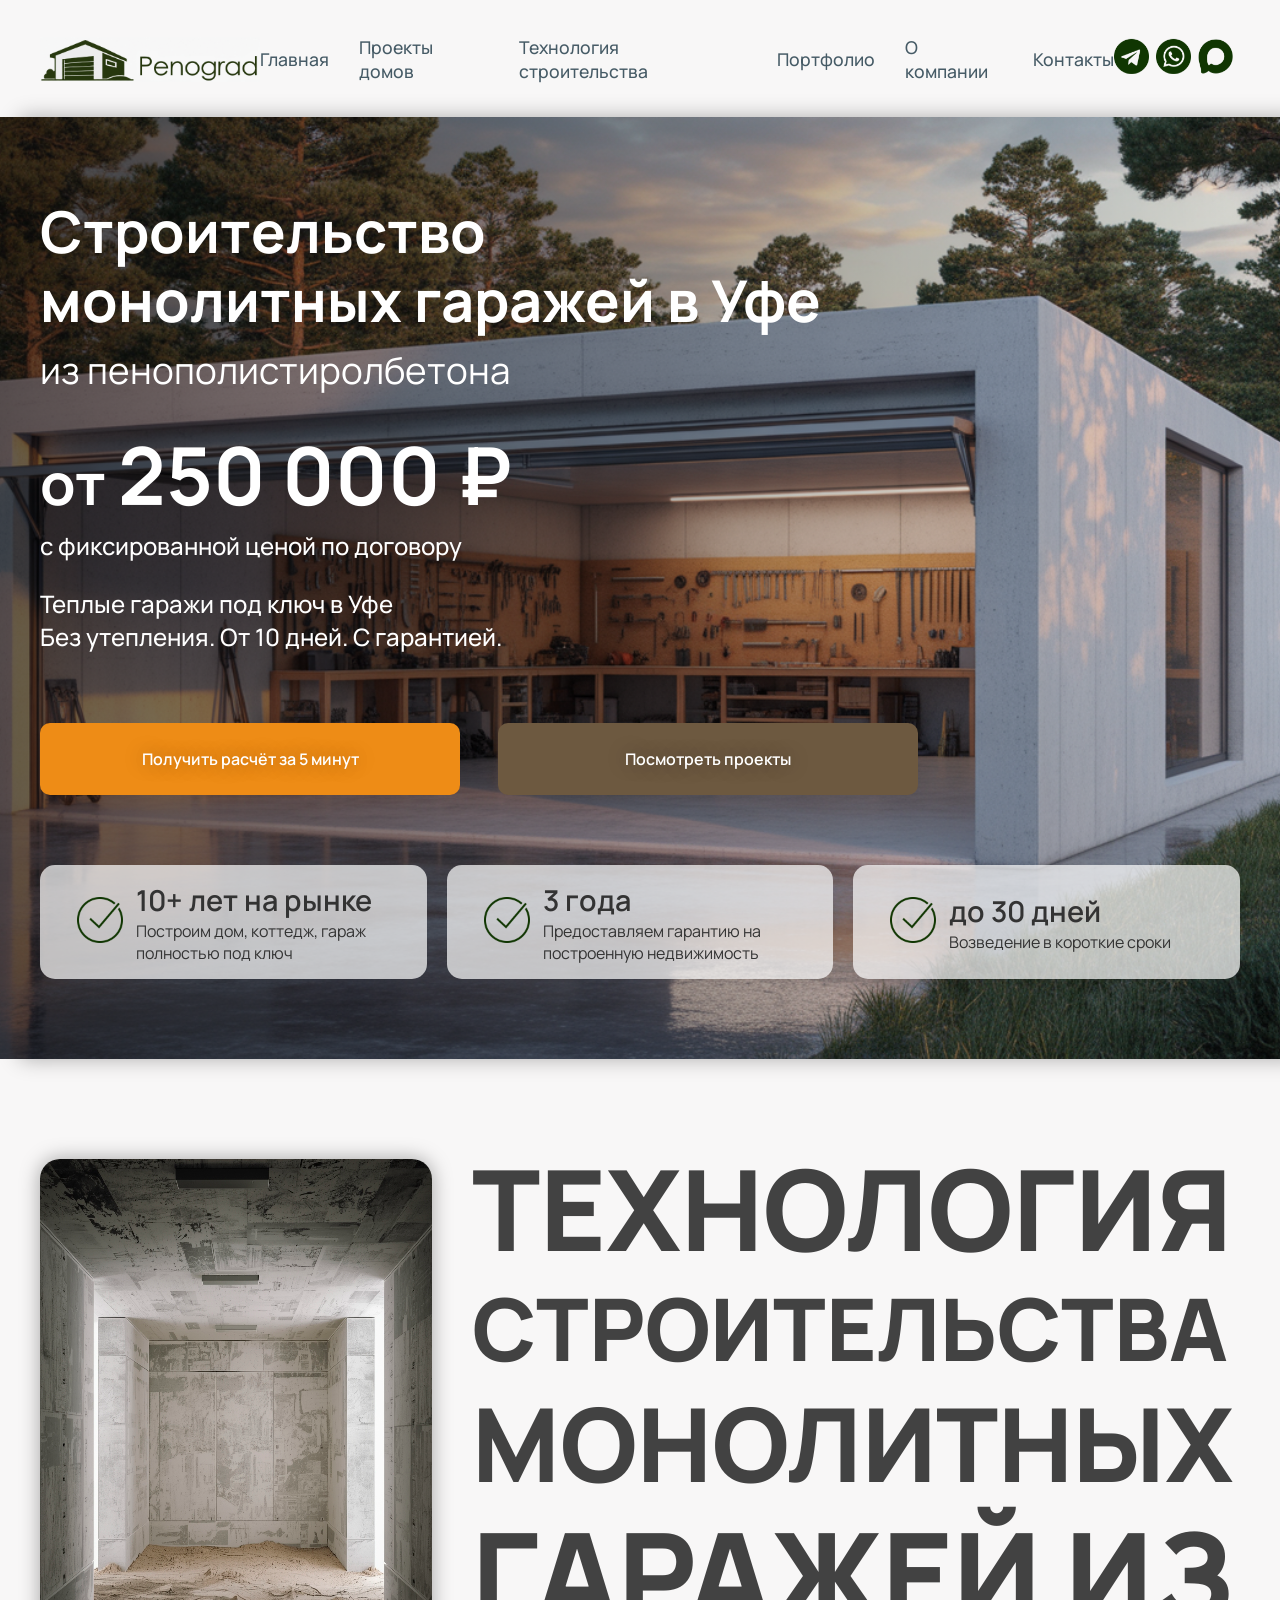
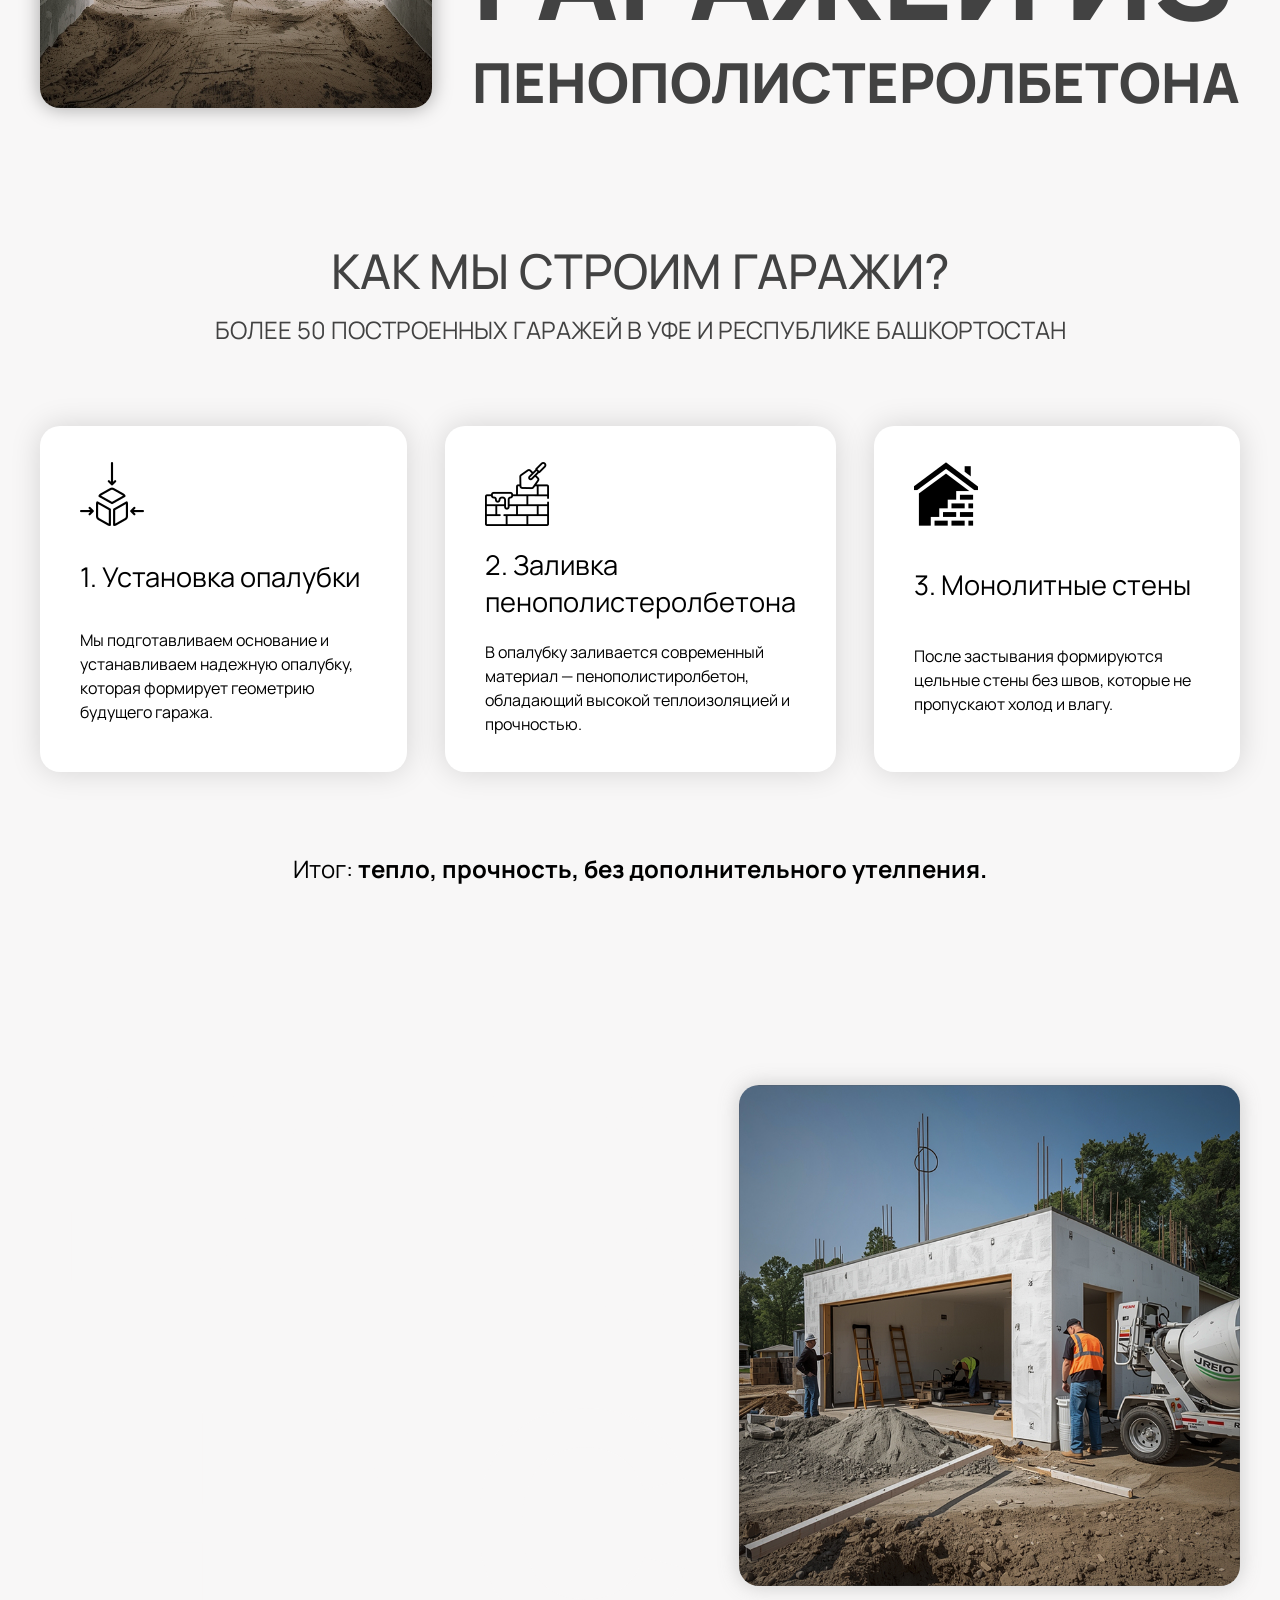
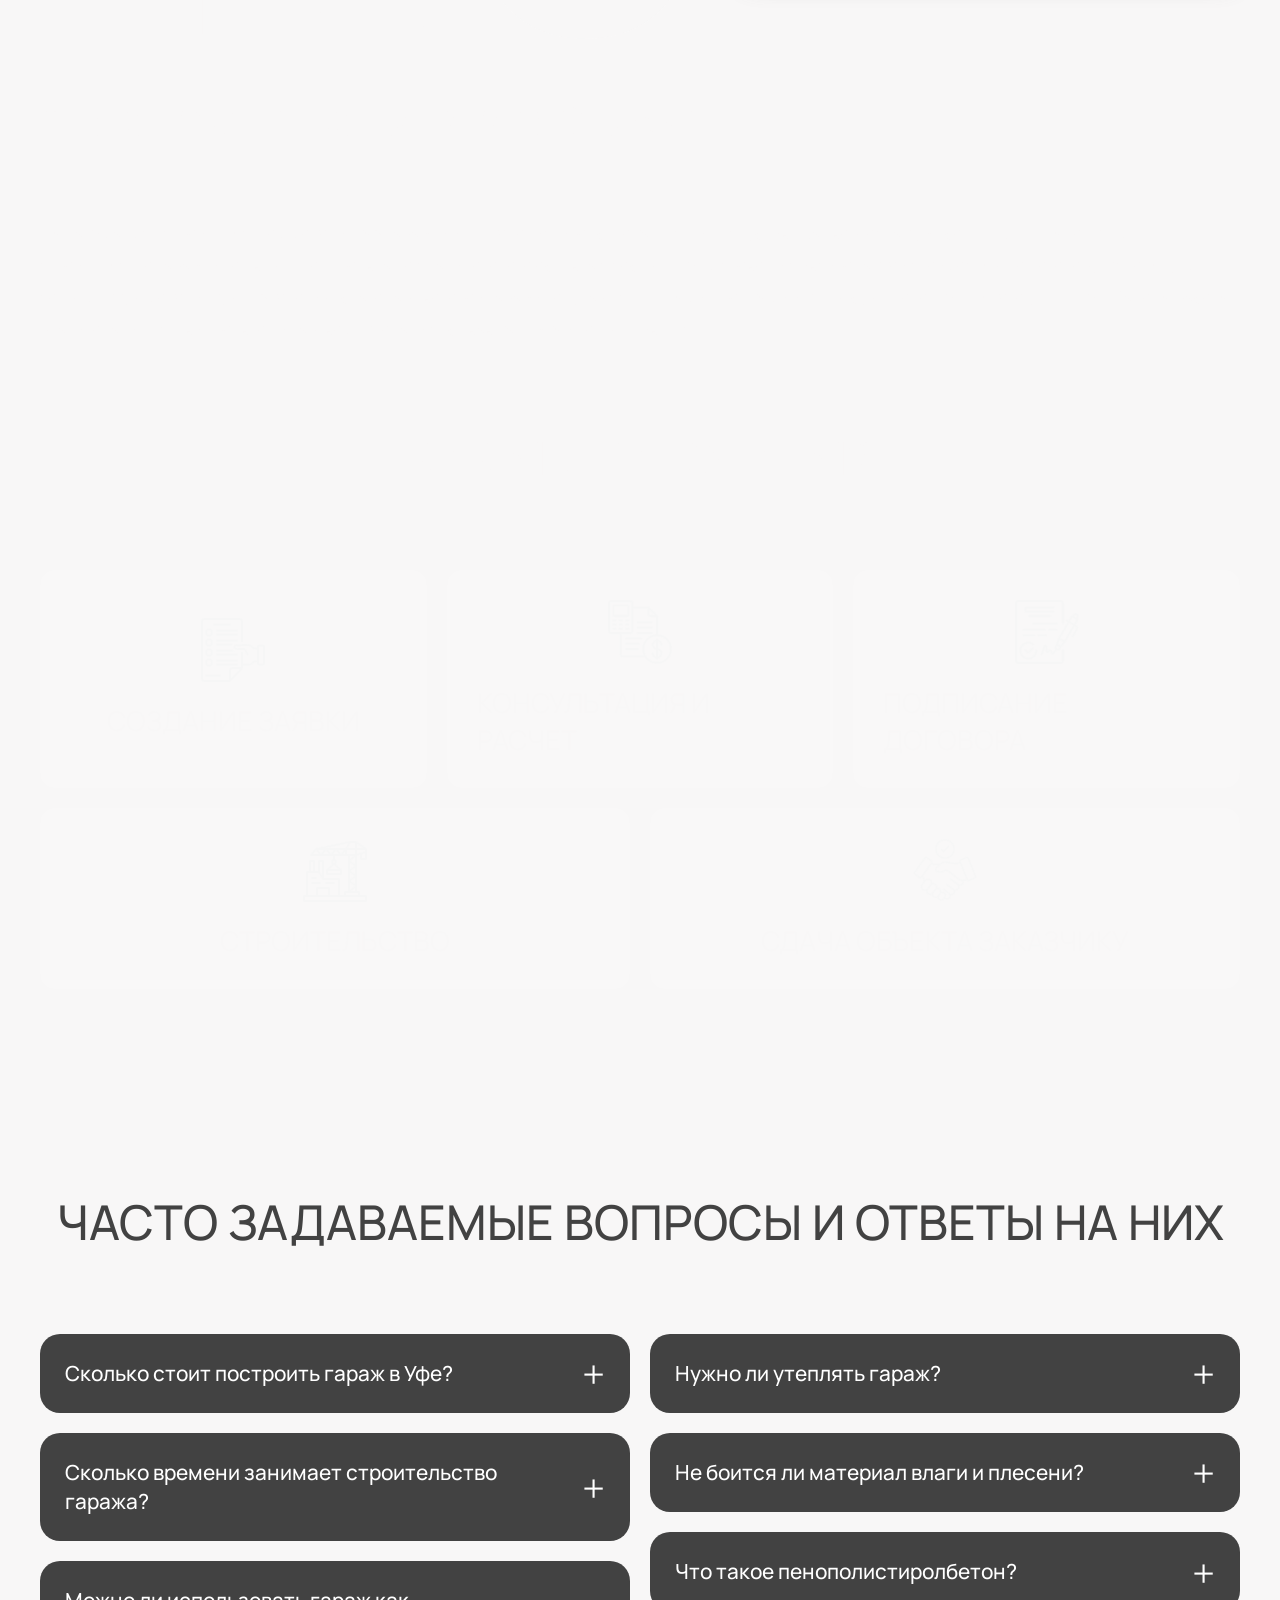
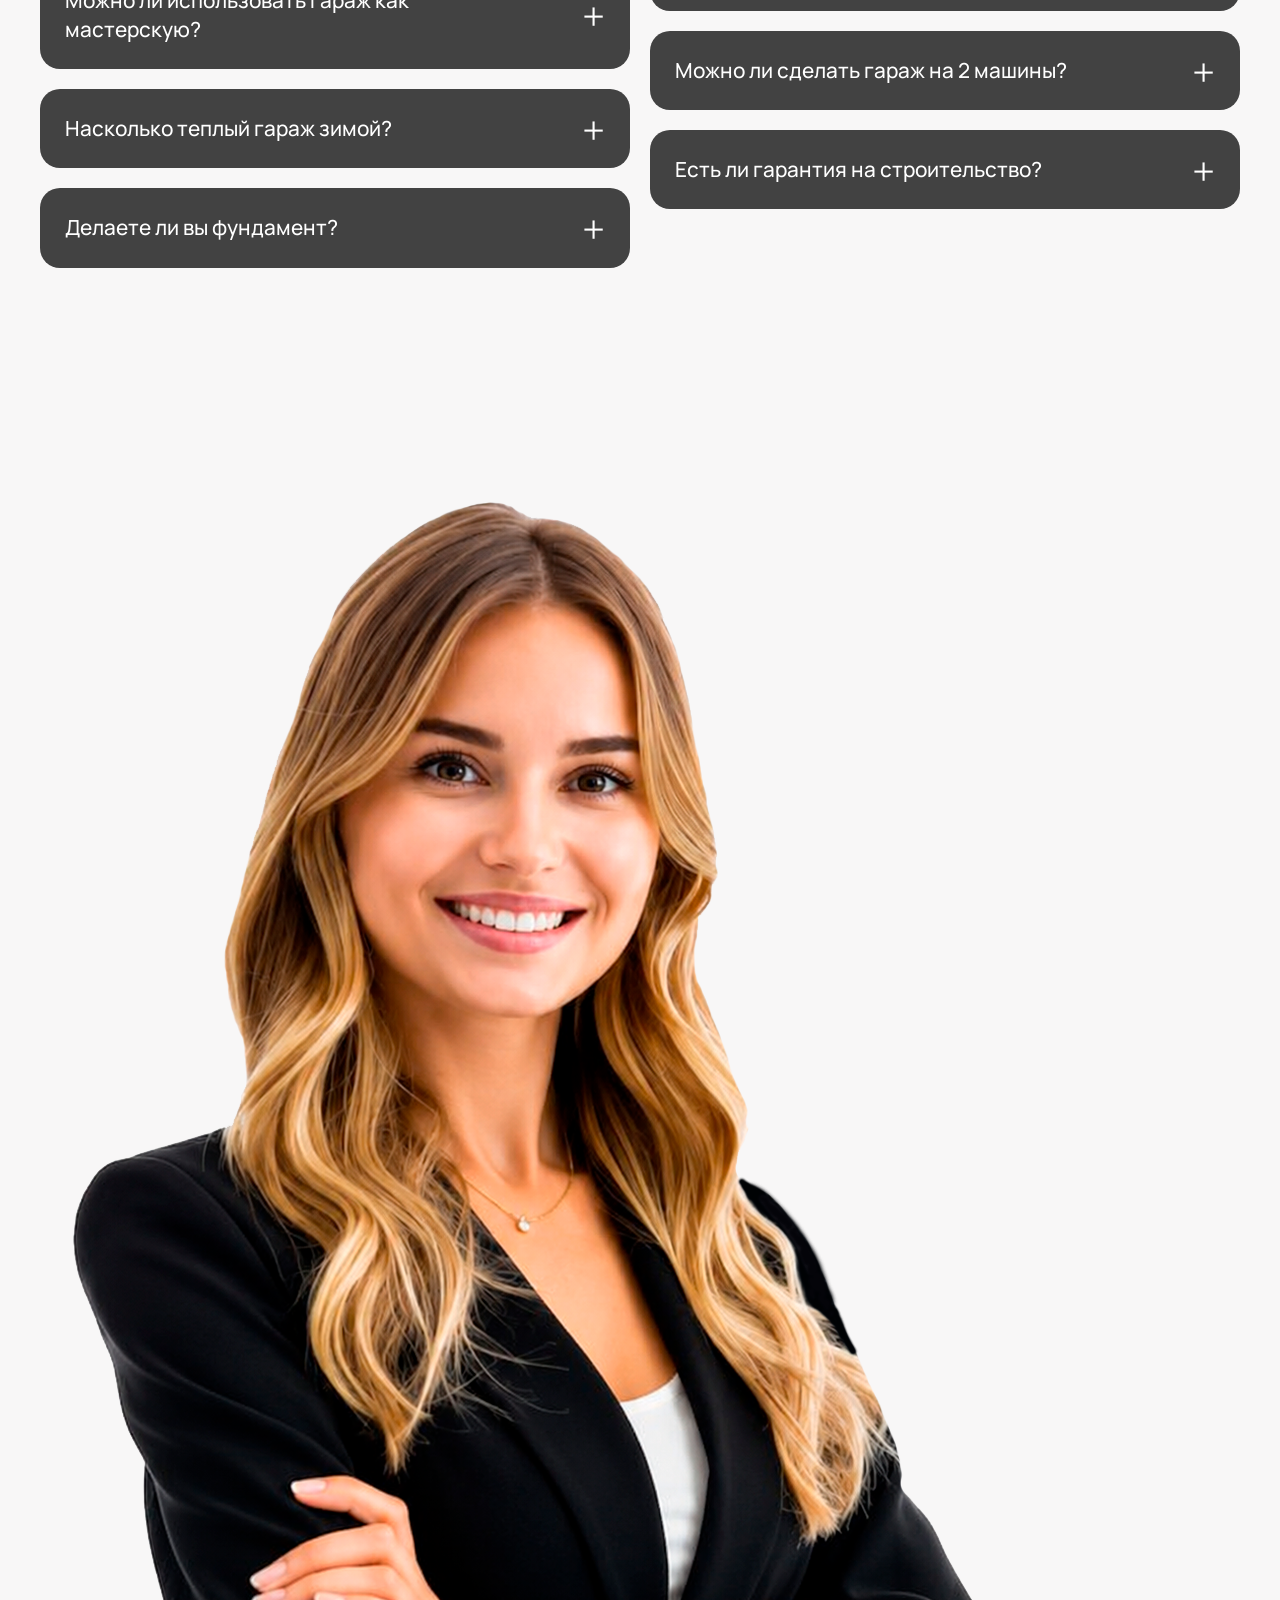
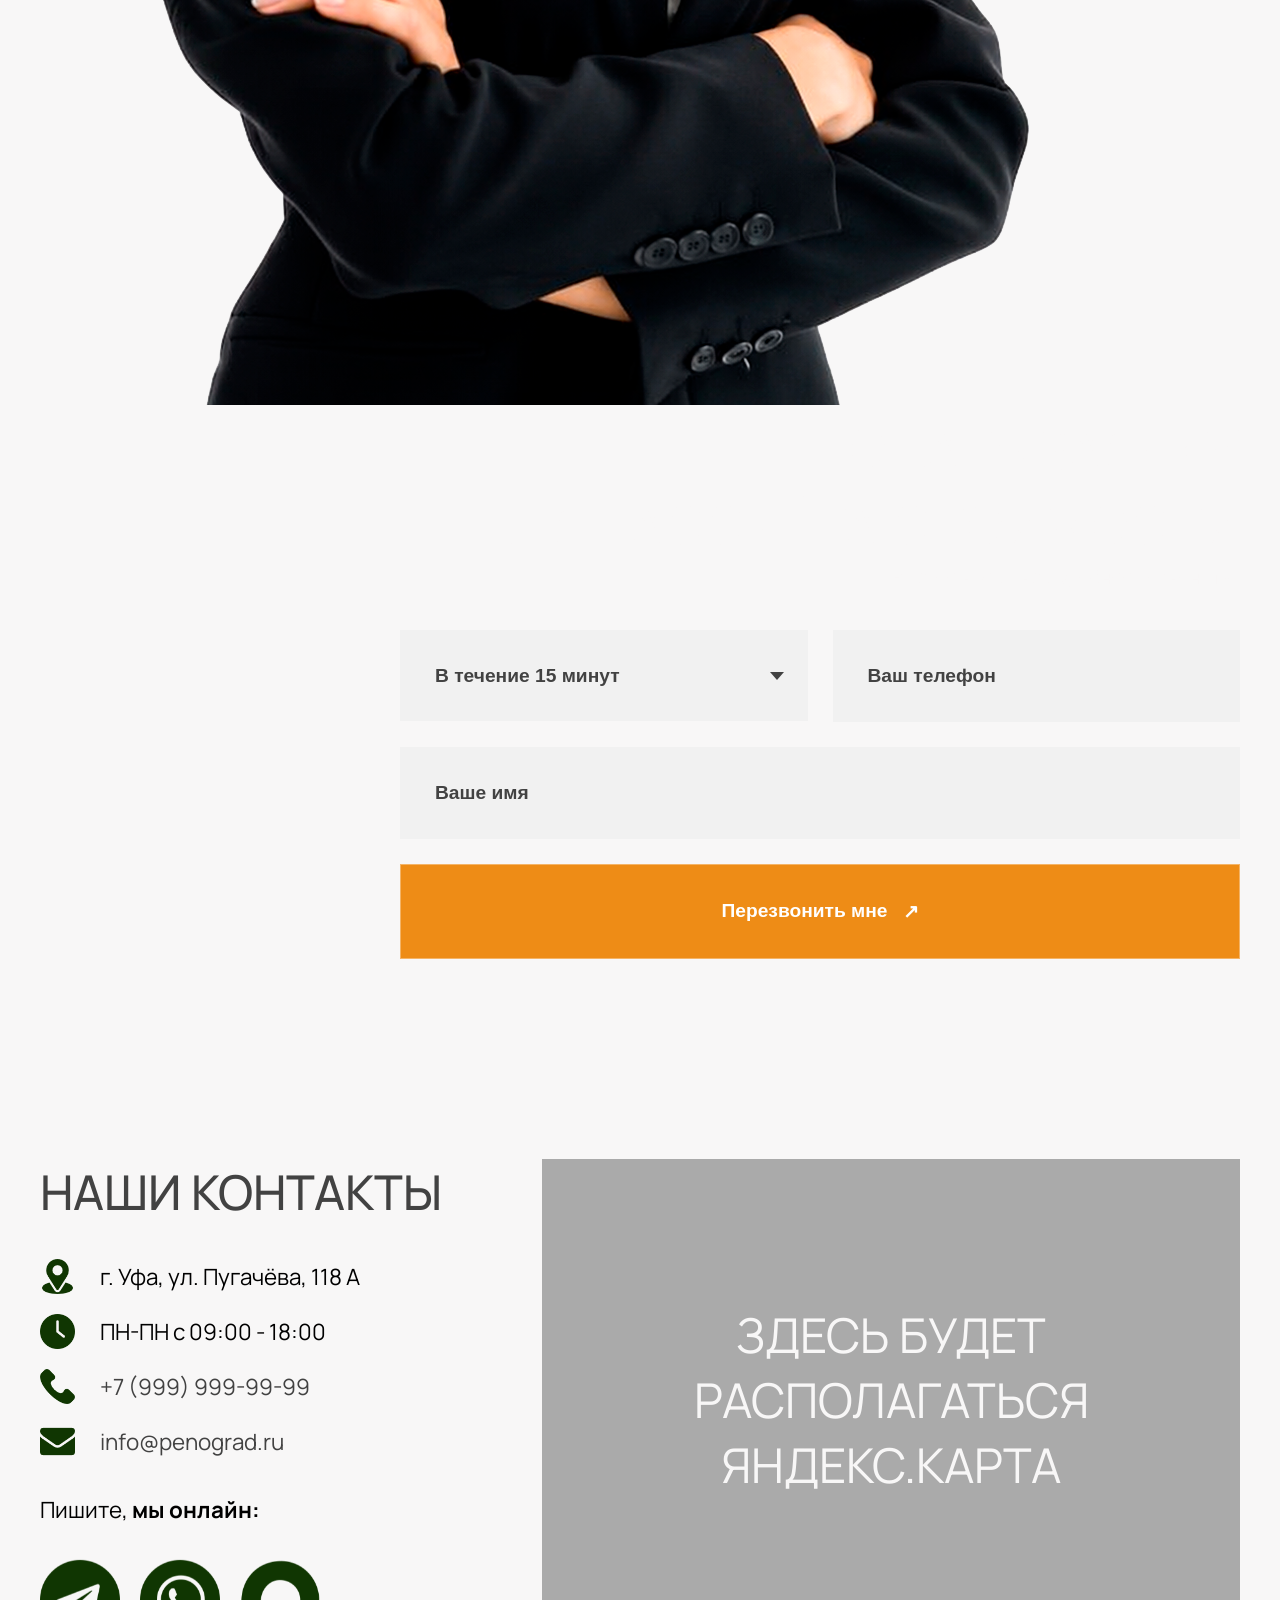
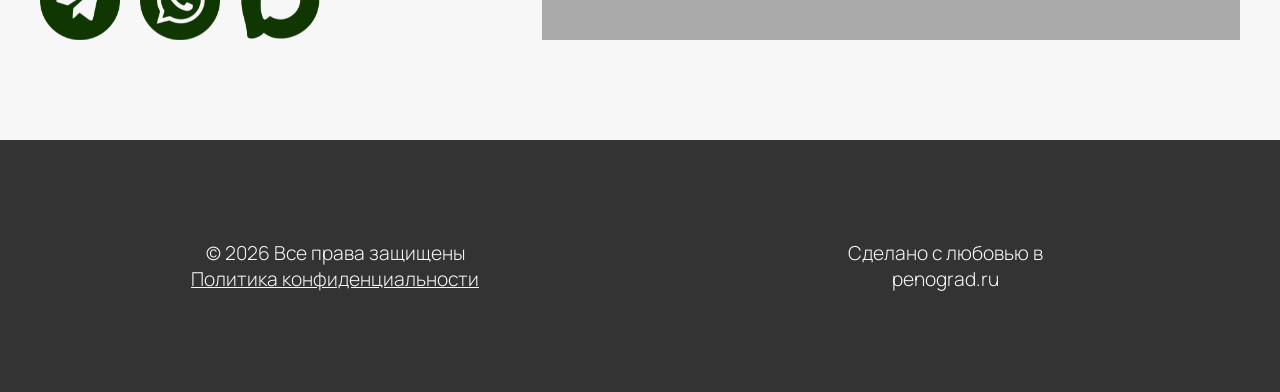
<file: assets/index.html>
<!DOCTYPE html>
<html lang="ru">
<head>
    <meta charset="UTF-8">
    <meta name="viewport" content="width=device-width, initial-scale=1.0">
    <link rel="stylesheet" href="./css/style.css">
    <title>Penograd</title>
</head>
<body>

<header class="header">
    <div class="topbar">
        <div class="logo">
            <img src="./images/logotip.png" alt="penograd">
        </div>

        <nav class="menu"> 
            <ul>
                <li><a href="#">Главная</a></li>
                <li><a href="#">Проекты домов</a></li>
                <li><a href="#">Технология строительства</a></li>
                <li><a href="#">Портфолио</a></li>
                <li><a href="#">О компании</a></li>
                <li><a href="#">Контакты</a></li>
            </ul>
         </nav>

        <div class="social">
            <ul>
                <li>
                    <a class="flip" href="#">
                        <img class="front" src="./images/icons/telegram-2.png">
                        <img class="back" src="./images/icons/telegram.png">
                    </a>
                </li>
                <li>
                    <a class="flip" href="#">
                        <img class="front" src="./images/icons/whatsapp-2.png">
                        <img class="back" src="./images/icons/whatsapp.png">
                    </a>
                </li>
                <li>
                    <a class="flip" href="#">
                        <img class="front" src="./images/icons/max-2.png">
                        <img class="back" src="./images/icons/max.png">
                    </a>
                </li>
            </ul>
        </div>
    </div>
    <div class="hero">
        <div class="hero__overlay"></div>

        <div class="container">
            <div class="hero__content">
                <h1 class="hero__title">
                    Строительство<br>
                    монолитных гаражей в Уфе
                </h1>

                <p class="hero__subtitle">из пенополистиролбетона</p>

                <div class="hero__price">
                    от <span>250 000 ₽</span>
                    <p>с фиксированной ценой по договору</p>
                </div>

                <p class="hero__desc">
                    Теплые гаражи под ключ в Уфе<br>
                    Без утепления. От 10 дней. С гарантией.
                </p>

                <div class="hero__buttons">
                    <a href="#" class="btn btn--primary">Получить расчёт за 5 минут</a>
                    <a href="#" class="btn btn--secondary">Посмотреть проекты</a>
                </div>
            </div>

            <div class="hero__features">
                <div class="feature">
                    <div class="feature__icon">
                        <img src="../assets/images/icons/icons8-ok-150.png" alt="">
                    </div>
                    <div>
                        <h4>10+ лет на рынке</h4>
                        <p>Построим дом, коттедж, гараж полностью под ключ</p>
                    </div>
                </div>

                <div class="feature">
                    <div class="feature__icon">
                        <img src="../assets/images/icons/icons8-ok-150.png" alt="">
                    </div>
                    <div>
                        <h4>3 года</h4>
                        <p>Предоставляем гарантию на построенную недвижимость</p>
                    </div>
                </div>

                <div class="feature">
                    <div class="feature__icon">
                        <img src="../assets/images/icons/icons8-ok-150.png" alt="">
                    </div>
                    <div>
                        <h4>до 30 дней</h4>
                        <p>Возведение в короткие сроки</p>
                    </div>
                </div>
            </div>
        </div>
    </div>
</header>

<main>

    <section class="technology">
        <div class="container">
            <div class="technology_block_1">
                <img src="./images/lucid.png" alt="">
                <div class="technology__title">
                    <h2>
                        <span class="line-s1">Технология</span>
                        <span class="line-s2">строительства</span>
                        <span class="line-s3">монолитных</span>
                        <span class="line-s4">гаражей из</span>
                        <span class="line-s5">пенополистеролбетона</span></h2>
                </div>
            </div>
            <div class="technology_block_2">
                <h3>
                    <span>Как мы строим гаражи?</span>
                    <span>Более 50 построенных гаражей в Уфе и Республике Башкортостан</span>
                </h3>
            </div>
            <div class="technology_block_3">

                <div class="step">
                    <img src="./images/icons/build.png" alt="">
                    <h3>
                        1. Установка опалубки
                    </h3>
                    <p>Мы подготавливаем основание и устанавливаем надежную опалубку, которая формирует геометрию будущего гаража.</p>
                </div>

                <div class="step">
                    <img src="./images/icons/brick-wall.png" alt="">
                    <h3>
                        2. Заливка пенополистеролбетона
                    </h3>
                    <p>В опалубку заливается современный материал — пенополистиролбетон, обладающий высокой теплоизоляцией и прочностью.</p>
                </div>

                <div class="step">
                    <img src="./images/icons/construction.png" alt="">
                    <h3>
                        3. Монолитные стены
                    </h3>
                    <p>После застывания формируются цельные стены без швов, которые не пропускают холод и влагу.</p>
                </div>

            </div>
            <div class="technology_block_4">
                <p>Итог:<span> тепло, прочность, без дополнительного утелпения.</span></p>
            </div>
        </div>
    </section>

    <section>
        <div class="container">

            <div class="about_block_1">
                <div class="about__title">
                    <h2>
                        <span class="small">Почему выбирают</span>
                        <span class="medium">именно</span>
                        <span class="big">нас</span>
                        <span class="bottom">для строительства гаражей в Уфе</span>
                    </h2>
                </div>
                <img src="./images/builders.png" alt="">
            </div>

            <div class="about__text">
                <p>
                    Мы занимаемся строительством монолитных гаражей из пенополистиролбетона в Уфе и Республике Башкортостан уже более 10 лет.
                    Выполняем строительство гаражей под ключ — от проекта до сдачи готового объекта с соблюдением сроков и фиксированной стоимостью по договору.
                    Используем современную монолитную технологию, благодаря которой гаражи получаются тёплыми, прочными и не требуют дополнительного утепления.
                    За годы работы реализовали десятки проектов и зарекомендовали себя как надежный подрядчик в Уфе.
                </p>
            </div>

            <div class="about__title_how_we_work">
                <h2>Как мы работаем?</h2>
                <div class="work__list">
                    <ul>
                        <li>
                            <img src="./images/icons/request.png" alt="">
                            <p>
                                Создание заявки
                            </p>
                        </li>
                        <li>
                            <img src="./images/icons/finance.png" alt="">
                            <p>
                                Консультация и расчет
                            </p>
                        </li>
                        <li>
                            <img src="./images/icons/contract.png" alt="">
                            <p>
                                Подписание договора
                            </p>
                        </li>
                        <li>
                            <img src="./images/icons/construction-site.png" alt="">
                            <p>
                                Строительство
                            </p>
                        </li>
                        <li>
                            <img src="./images/icons/deal.png" alt="">
                            <p>
                                Сдача объекта заказчику
                            </p>
                        </li>
                    </ul>
                </div>
            </div>
        </div>
    </section>

    <section>
        <div class="container">
            <h2 class="title__faq">Часто задаваемые вопросы и ответы на них</h2>
            <div class="faq_columns">
                <ul class="question_list">

                    <li class="question-item">
                        <div class="question-top">
                            <span>Сколько стоит построить гараж в Уфе?</span>
                        </div>

                        <div class="question-answer">
                            Стоимость строительства зависит от площади гаража,
                            типа фундамента, ворот и внутренней отделки.
                            В среднем цена начинается от 250 000 ₽.
                        </div>
                    </li>

                    <li class="question-item">
                        <div class="question-top">
                            <span>Сколько времени занимает строительство гаража?</span>
                        </div>

                        <div class="question-answer">
                            В среднем строительство занимает от 10 до 30 дней
                            в зависимости от сложности проекта.
                        </div>
                    </li>

                    <li class="question-item">
                        <div class="question-top">
                            <span>Можно ли использовать гараж как мастерскую?</span>
                        </div>

                        <div class="question-answer">
                            Да, благодаря хорошей теплоизоляции гараж отлично
                            подходит для мастерской или хозблока.
                        </div>
                    </li>

                    <li class="question-item">
                        <div class="question-top">
                            <span>Насколько теплый гараж зимой?</span>
                        </div>

                        <div class="question-answer">
                            Даже без дополнительного утепления внутри
                            поддерживается комфортная температура.
                        </div>
                    </li>

                    <li class="question-item">
                        <div class="question-top">
                            <span>Делаете ли вы фундамент?</span>
                        </div>

                        <div class="question-answer">
                            Да, выполняем полный комплекс работ:
                            от фундамента до сдачи объекта под ключ.
                        </div>
                    </li>

                </ul>
                <ul class="question_list">

                    <li class="question-item">
                        <div class="question-top">
                            <span>Нужно ли утеплять гараж?</span>
                        </div>

                        <div class="question-answer">
                            Нет, пенополистиролбетон обладает высокой
                            теплоизоляцией и отлично сохраняет тепло зимой.
                        </div>
                    </li>

                    <li class="question-item">
                        <div class="question-top">
                            <span>Не боится ли материал влаги и плесени?</span>
                        </div>

                        <div class="question-answer">
                            Нет, материал устойчив к влаге, не подвержен
                            образованию плесени и грибка.
                        </div>
                    </li>

                    <li class="question-item">
                        <div class="question-top">
                            <span>Что такое пенополистиролбетон?</span>
                        </div>

                        <div class="question-answer">
                            Это современный строительный материал,
                            сочетающий прочность бетона и теплоизоляцию пенополистирола.
                        </div>
                    </li>

                    <li class="question-item">
                        <div class="question-top">
                            <span>Можно ли сделать гараж на 2 машины?</span>
                        </div>

                        <div class="question-answer">
                            Да, мы строим гаражи любых размеров
                            и конфигураций по индивидуальным проектам.
                        </div>
                    </li>

                    <li class="question-item">
                        <div class="question-top">
                            <span>Есть ли гарантия на строительство?</span>
                        </div>

                        <div class="question-answer">
                            Да, предоставляем официальную гарантию
                            на выполненные строительные работы.
                        </div>
                    </li>

                </ul>
            </div>
        </div>
    </section>

    <section>
        <div class="container">
            <img src="./images/woman_business.png" class="woman" alt="">
            <div class="calculate_price">
                <div class="calculate__title">
                    <h2>Подать заявку<br> для рассчёта стоимости</h2>
                    <p>В какое время вам удобнее позвонить?</p>
                </div>
                <div class="calculate__form">
                    <form class="callback-form">

                        <div class="callback-form__top">

                            <div class="form-group select-group">
                                <select>
                                    <option>В течение 15 минут</option>
                                    <option>В течение часа</option>
                                    <option>Сегодня</option>
                                </select>
                            </div>

                            <div class="form-group">
                                <input type="tel" placeholder="Ваш телефон">
                            </div>

                        </div>

                        <div class="form-group">
                            <input type="text" placeholder="Ваше имя">
                        </div>

                        <button type="submit" class="callback-btn">
                            <span>Перезвонить мне</span>
                            <span class="arrow">↗</span>
                        </button>

                    </form>
                </div>
            </div>
        </div>
    </section>

    <section>
        <div class="container">
            <div class="contacts">
                <div class="info">
                    <h2>Наши контакты</h2>
                    <ul>
                        <li class="item_address">
                            <img src="./images/icons/location.png" alt="">
                            <p>г. Уфа, ул. Пугачёва, 118 А</p>
                        </li>
                        <li class="item_week">
                            <img src="./images/icons/time.png" alt="">
                            <p>ПН-ПН с 09:00 - 18:00</p>
                        </li>
                        <li class="item_number">
                            <img src="./images/icons/phone-call.png" alt="">
                            <p><a href="tel:+79991234567">+7 (999) 999-99-99</a></p>
                        </li>
                        <li class="item_email">
                            <img src="./images/icons/envelope.png" alt="">
                            <p><a href="info@penograd.ru">info@penograd.ru</a></p>
                        </li>
                    </ul>
                    <p>Пишите, <span>мы онлайн:</span></p>
                    <ul class="contacts__social">
                        <li>
                            <a class="flip" href="#">
                                <img class="front" src="./images/icons/telegram-2.png" alt="telegram">
                                <img class="back" src="./images/icons/telegram.png" alt="telegram">
                            </a>
                        </li>
                        <li>
                            <a class="flip" href="#">
                                <img class="front" src="./images/icons/whatsapp-2.png" alt="whatsapp">
                                <img class="back" src="./images/icons/whatsapp.png" alt="whatsapp">
                            </a>
                        </li>
                        <li>
                            <a class="flip" href="#">
                                <img class="front" src="./images/icons/max-2.png" alt="max">
                                <img class="back" src="./images/icons/max.png" alt="max">
                            </a>
                        </li>
                    </ul>
                </div>
                <div class="map">
                    <p>Здесь будет располагаться Яндекс.карта</p>
                </div>
            </div>
        </div>
    </section>
</main>

<footer>
    <div class="container">
        <div class="footer">
            <p>© 2026 Все права защищены<br>
                <a href="#">Политика конфиденциальности</a>
            </p>
            <p>Сделано с любовью в<br>penograd.ru</p>
        </div>
    </div>
</footer>
<script src="./js/scripts.js"></script>
</body>
</html>
</file>
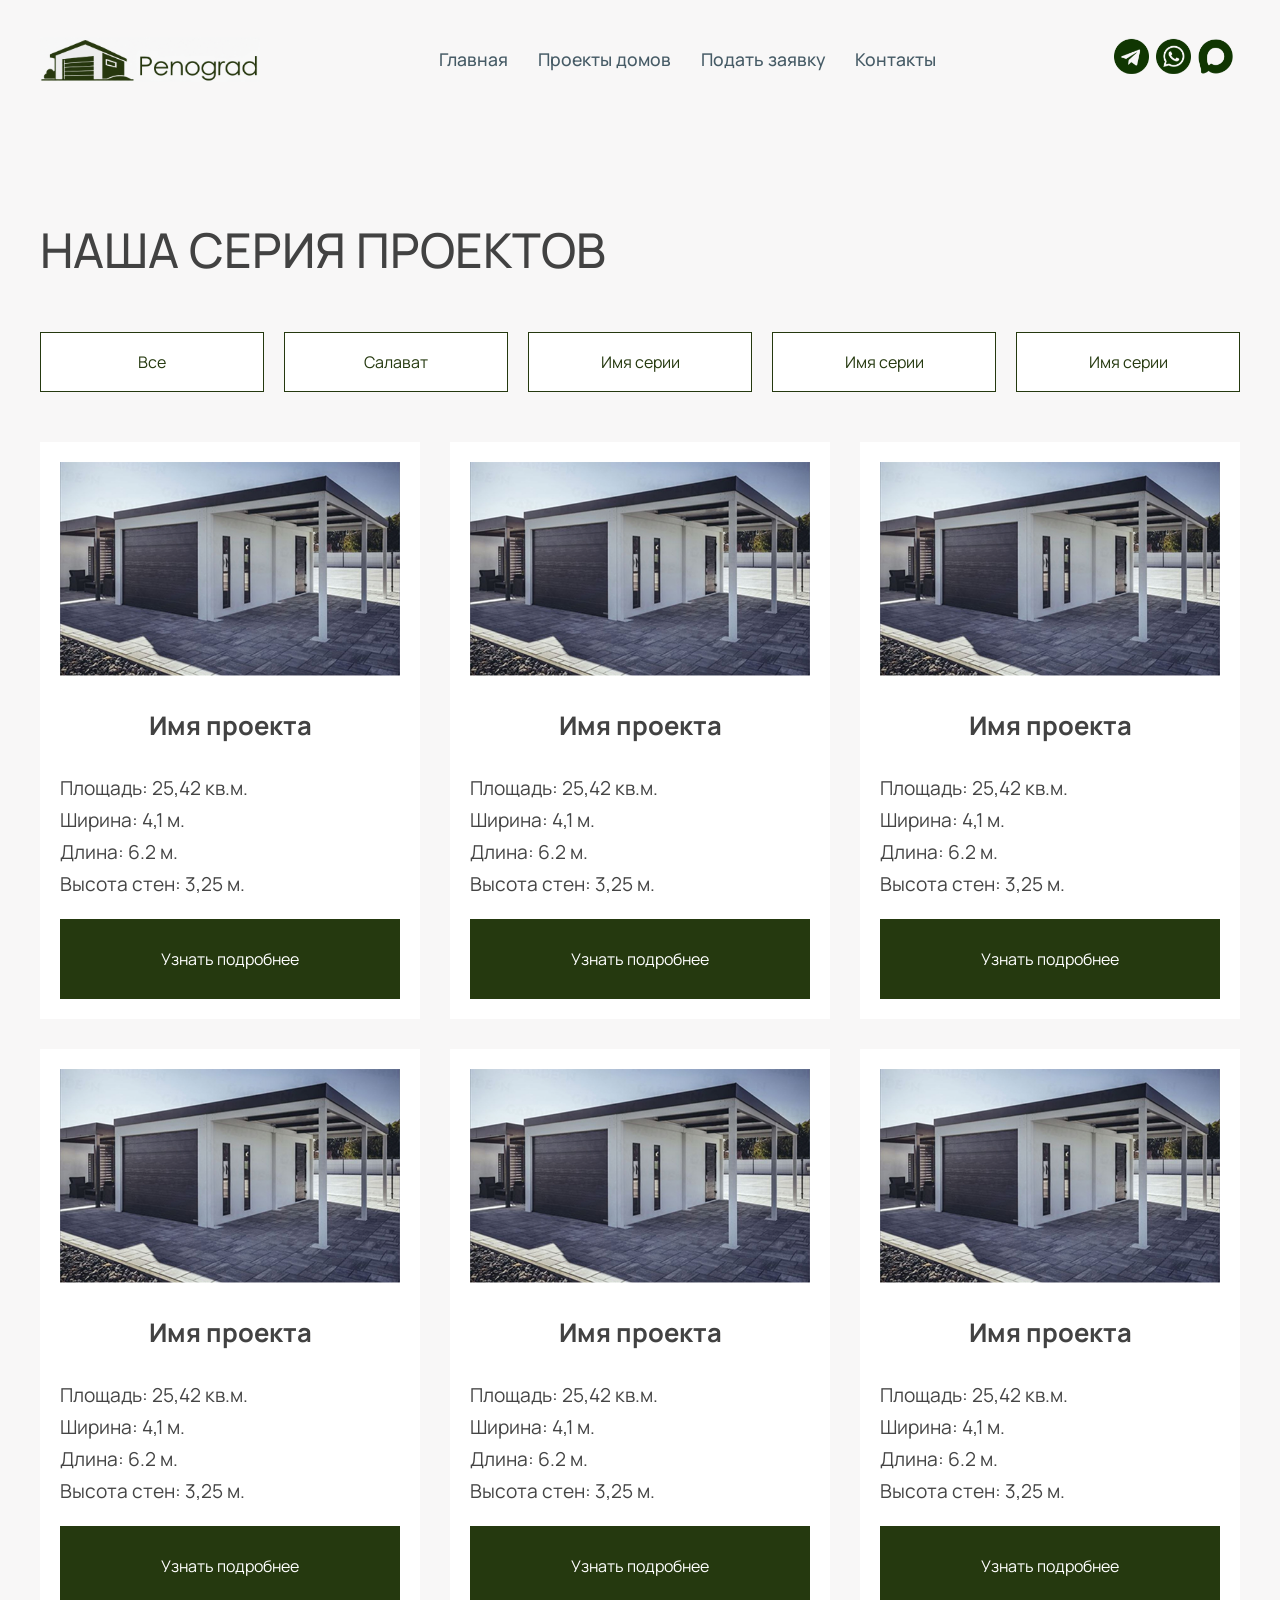
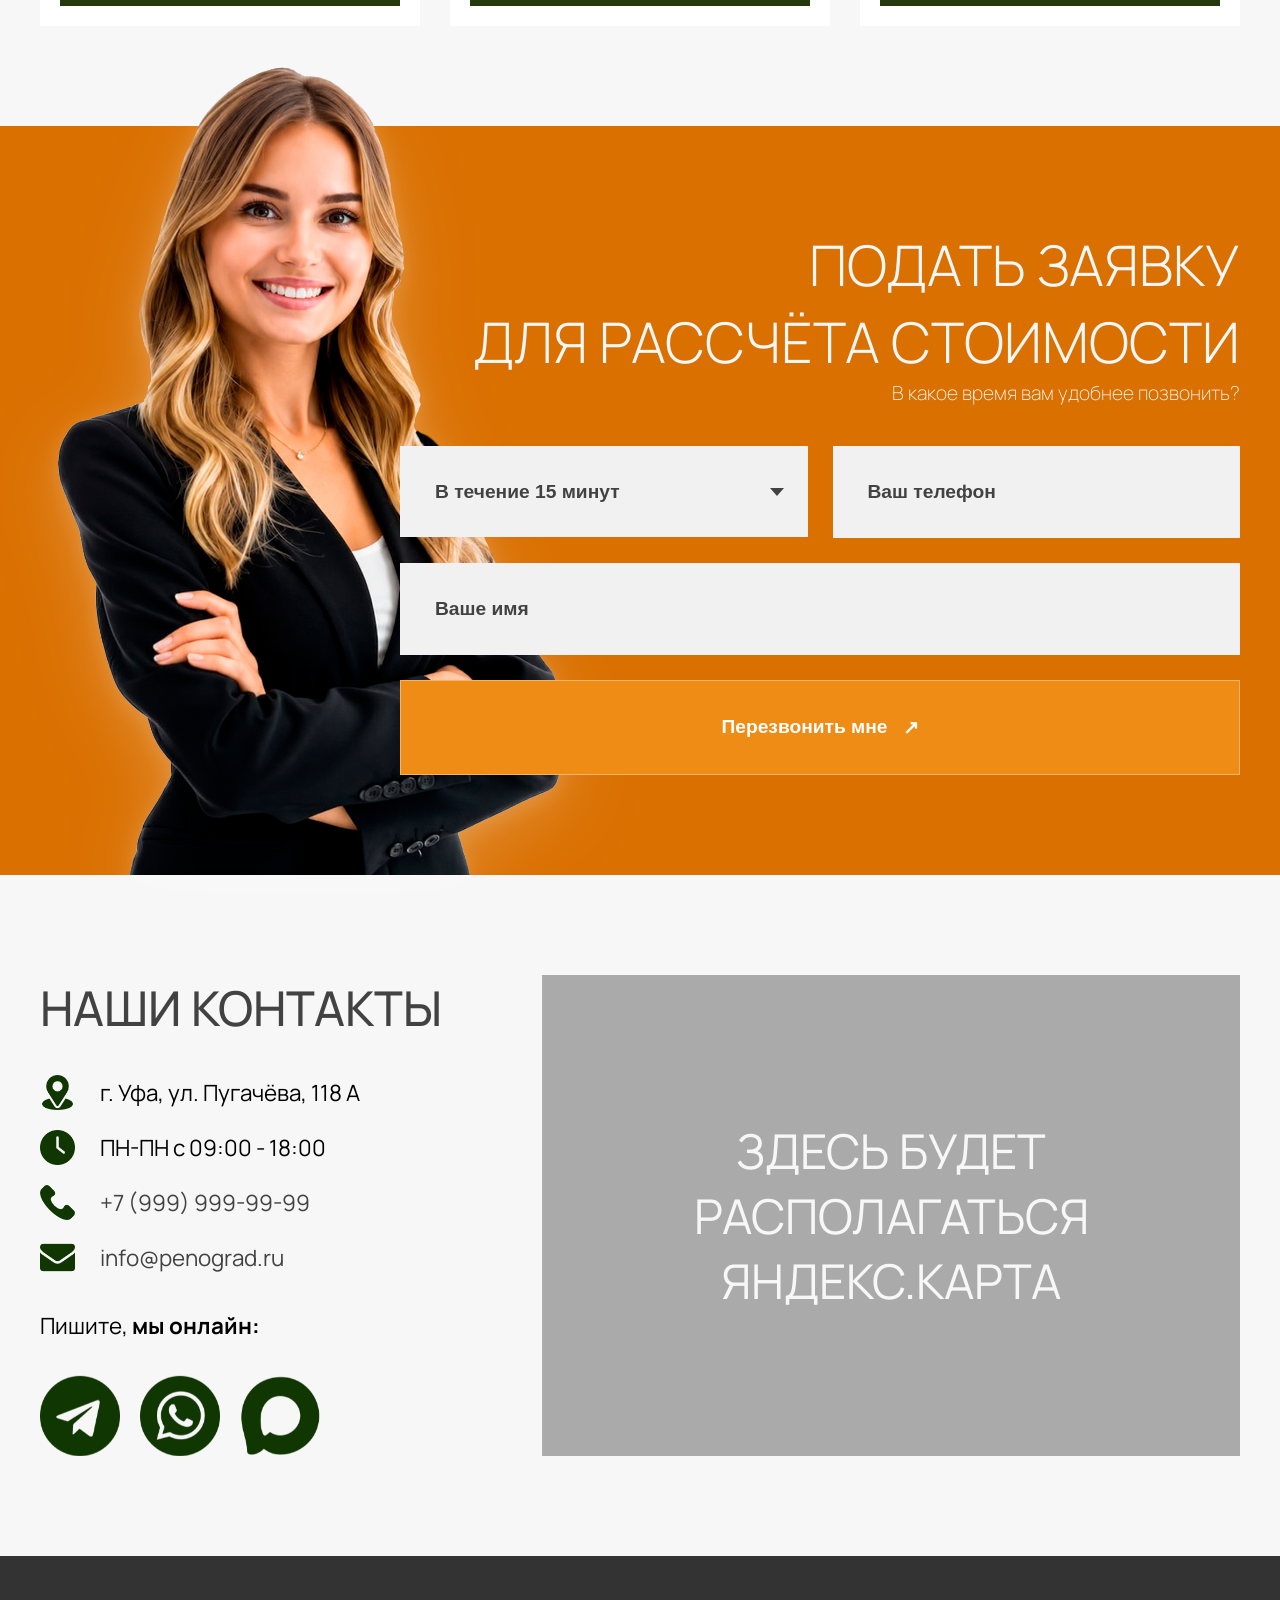
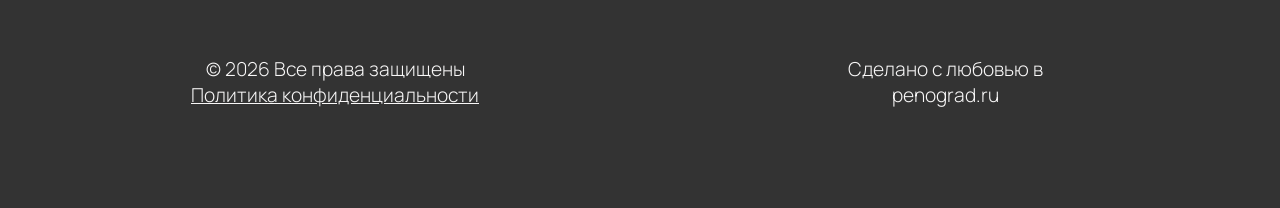
<file: home_projects.html>
<!DOCTYPE html>
<html lang="ru">
<head>
    <meta charset="UTF-8">
    <meta name="viewport" content="width=device-width, initial-scale=1.0">
    <link rel="stylesheet" href="./assets/css/style.css">
    <title>Penograd</title>
</head>
<body>

<header class="header">
    <div class="topbar">
        <div class="logo">
            <img src="./assets/images/logotip.png" alt="penograd">
        </div>

        <nav class="menu"> 
            <ul>
                <li><a href="index.html">Главная</a></li>
                <li><a href="home_projects.html">Проекты домов</a></li>
                <!-- <li><a href="portfolio.html">Портфолио</a></li> -->
                <li><a href="#calculate">Подать заявку</a></li>
                <li><a href="#contacts">Контакты</a></li>
            </ul>
         </nav>

        <div class="social">
            <ul>
                <li>
                    <a class="flip" href="#">
                        <img class="front" src="./assets/images/icons/telegram-2.png">
                        <img class="back" src="./assets/images/icons/telegram.png">
                    </a>
                </li>
                <li>
                    <a class="flip" href="#">
                        <img class="front" src="./assets/images/icons/whatsapp-2.png">
                        <img class="back" src="./assets/images/icons/whatsapp.png">
                    </a>
                </li>
                <li>
                    <a class="flip" href="#">
                        <img class="front" src="./assets/images/icons/max-2.png">
                        <img class="back" src="./assets/images/icons/max.png">
                    </a>
                </li>
            </ul>
        </div>
    </div>
</header>

<main>

    <section class="project__section">
        <div class="container">
            <h2>Наша серия проектов</h2>
            <div class="name_list">
                <ul>
                    <li><a href="#" class="1-item-series">Все</a></li>
                    <li><a href="#" class="2-item-series">Салават</a></li>
                    <li><a href="#" class="3-item-series">Имя серии</a></li>
                    <li><a href="#" class="4-item-series">Имя серии</a></li>
                    <li><a href="#" class="5-item-series">Имя серии</a></li>
                </ul>
            </div>
            <div class="project_list">
                <ul class="list_items">

                    <li class="card">
                        <div class="card_content">
                            <img src="./assets/images/project/project_img 1.png" alt="Проект">
                            <h2 class="card_title">Имя проекта</h2>

                            <ul class="specs">
                                <li>Площадь: 25,42 кв.м.</li>
                                <li>Ширина: 4,1 м.</li>
                                <li>Длина: 6.2 м.</li>
                                <li>Высота стен: 3,25 м.</li>
                            </ul>

                            <a href="#" class="card_btn">Узнать подробнее</a>
                        </div>
                    </li>

                    <li class="card">
                        <div class="card_content">
                            <img src="./assets/images/project/project_img 1.png" alt="Проект">
                            <h2 class="card_title">Имя проекта</h2>

                            <ul class="specs">
                                <li>Площадь: 25,42 кв.м.</li>
                                <li>Ширина: 4,1 м.</li>
                                <li>Длина: 6.2 м.</li>
                                <li>Высота стен: 3,25 м.</li>
                            </ul>

                            <a href="#" class="card_btn">Узнать подробнее</a>
                        </div>
                    </li>

                    <li class="card">
                        <div class="card_content">
                            <img src="./assets/images/project/project_img 1.png" alt="Проект">
                            <h2 class="card_title">Имя проекта</h2>

                            <ul class="specs">
                                <li>Площадь: 25,42 кв.м.</li>
                                <li>Ширина: 4,1 м.</li>
                                <li>Длина: 6.2 м.</li>
                                <li>Высота стен: 3,25 м.</li>
                            </ul>

                            <a href="#" class="card_btn">Узнать подробнее</a>
                        </div>
                    </li>

                    <li class="card">
                        <div class="card_content">
                            <img src="./assets/images/project/project_img 1.png" alt="Проект">
                            <h2 class="card_title">Имя проекта</h2>

                            <ul class="specs">
                                <li>Площадь: 25,42 кв.м.</li>
                                <li>Ширина: 4,1 м.</li>
                                <li>Длина: 6.2 м.</li>
                                <li>Высота стен: 3,25 м.</li>
                            </ul>

                            <a href="#" class="card_btn">Узнать подробнее</a>
                        </div>
                    </li>

                    <li class="card">
                        <div class="card_content">
                            <img src="./assets/images/project/project_img 1.png" alt="Проект">
                            <h2 class="card_title">Имя проекта</h2>

                            <ul class="specs">
                                <li>Площадь: 25,42 кв.м.</li>
                                <li>Ширина: 4,1 м.</li>
                                <li>Длина: 6.2 м.</li>
                                <li>Высота стен: 3,25 м.</li>
                            </ul>

                            <a href="#" class="card_btn">Узнать подробнее</a>
                        </div>
                    </li>

                    <li class="card">
                        <div class="card_content">
                            <img src="./assets/images/project/project_img 1.png" alt="Проект">
                            <h2 class="card_title">Имя проекта</h2>

                            <ul class="specs">
                                <li>Площадь: 25,42 кв.м.</li>
                                <li>Ширина: 4,1 м.</li>
                                <li>Длина: 6.2 м.</li>
                                <li>Высота стен: 3,25 м.</li>
                            </ul>

                            <a href="#" class="card_btn">Узнать подробнее</a>
                        </div>
                    </li>

                </ul>
            </div>
        </div>
    </section>

    <section class="calculate__section" id="calculate">
        <div class="container">
            <img src="./assets/images/woman_business.png" class="woman" alt="">
            <div class="calculate_price">
                <div class="calculate__title">
                    <h2>Подать заявку<br> для рассчёта стоимости</h2>
                    <p>В какое время вам удобнее позвонить?</p>
                </div>
                <div class="calculate__form">
                    <form class="callback-form">

                        <div class="callback-form__top">

                            <div class="form-group select-group">
                                <select>
                                    <option>В течение 15 минут</option>
                                    <option>В течение часа</option>
                                    <option>Сегодня</option>
                                </select>
                            </div>

                            <div class="form-group">
                                <input type="tel" placeholder="Ваш телефон">
                            </div>

                        </div>

                        <div class="form-group">
                            <input type="text" placeholder="Ваше имя">
                        </div>

                        <button type="submit" class="callback-btn">
                            <span>Перезвонить мне</span>
                            <span class="arrow">↗</span>
                        </button>

                    </form>
                </div>
            </div>
        </div>
    </section>

    <section class="contacts__section" id="contacts">
        <div class="container">
            <div class="contacts">
                <div class="info">
                    <h2>Наши контакты</h2>
                    <ul>
                        <li class="item_address">
                            <img src="./assets/images/icons/location.png" alt="">
                            <p>г. Уфа, ул. Пугачёва, 118 А</p>
                        </li>
                        <li class="item_week">
                            <img src="./assets/images/icons/time.png" alt="">
                            <p>ПН-ПН с 09:00 - 18:00</p>
                        </li>
                        <li class="item_number">
                            <img src="./assets/images/icons/phone-call.png" alt="">
                            <p><a href="tel:+79991234567">+7 (999) 999-99-99</a></p>
                        </li>
                        <li class="item_email">
                            <img src="./assets/images/icons/envelope.png" alt="">
                            <p><a href="info@penograd.ru">info@penograd.ru</a></p>
                        </li>
                    </ul>
                    <p>Пишите, <span>мы онлайн:</span></p>
                    <ul class="contacts__social">
                        <li>
                            <a class="flip" href="#">
                                <img class="front" src="./assets/images/icons/telegram-2.png" alt="telegram">
                                <img class="back" src="./assets/images/icons/telegram.png" alt="telegram">
                            </a>
                        </li>
                        <li>
                            <a class="flip" href="#">
                                <img class="front" src="./assets/images/icons/whatsapp-2.png" alt="whatsapp">
                                <img class="back" src="./assets/images/icons/whatsapp.png" alt="whatsapp">
                            </a>
                        </li>
                        <li>
                            <a class="flip" href="#">
                                <img class="front" src="./assets/images/icons/max-2.png" alt="max">
                                <img class="back" src="./assets/images/icons/max.png" alt="max">
                            </a>
                        </li>
                    </ul>
                </div>
                <div class="map">
                    <p>Здесь будет располагаться Яндекс.карта</p>
                </div>
            </div>
        </div>
    </section>
</main>

<footer>
    <div class="container">
        <div class="footer">
            <p>© 2026 Все права защищены<br>
                <a href="#">Политика конфиденциальности</a>
            </p>
            <p>Сделано с любовью в<br>penograd.ru</p>
        </div>
    </div>
</footer>
<script src="./assets/js/scripts.js"></script>
</body>
</html>
</file>
<file: assets/css/style.css>
@import url('https://fonts.googleapis.com/css2?family=Inter+Tight:ital,wght@0,100..900;1,100..900&family=Manrope:wght@200..800&family=Open+Sans:ital,wght@0,300..800;1,300..800&display=swap');


* {
    box-sizing: border-box;
    margin: 0;
    padding: 0;
}

body {
    font-family: "Manrope", sans-serif;
    background-color: #F8F7F7;
}

/* контейнер */
.container {
    max-width: 1440px;
    margin: 0 auto;
    padding: 100px 40px;
    width: 100%;
}

/* header */
.header {
    width: 100%;
}

.topbar {
    display: grid;
    grid-template-columns: 1fr 9fr 1fr;
    align-items: center;
    padding: 30px 40px;
    width: 100%;
    max-width: 1440px;
    margin: 0 auto;
}

.logo img {
    max-width: 220px;
}

.menu ul,
.social ul {
    list-style: none;
    display: flex;
    align-items: center;
}

.menu ul {
    justify-content: center;
}

.menu ul li {
    margin-right: 30px;
}

.menu ul li:last-child {
    margin-right: 0;
}

.menu a {
    position: relative;
    color: #465B66;
    text-decoration: none;
    font-weight: 500;
    font-size: 1.1rem;
    transition: color 0.5s;
}

.menu a::after {
    content: "";
    position: absolute;
    left: 0;
    bottom: -3px;
    width: 100%;
    height: 1px;
    background-color: #25390F;

    transform: scaleX(0);
    transform-origin: left;
    transition: transform 0.4s ease;
}

.menu a:hover {
    color: #25390F;
}

.menu a:hover::after {
    transform: scaleX(1);
}

.social ul li {
    margin-right: 7px;
}

.flip {
    position: relative;
    display: inline-block;
    width: 35px;
    height: 35px;
    perspective: 600px;
}

.flip img {
    position: absolute;
    width: 35px;
    backface-visibility: hidden;
    transition: transform 1s;
}

.front {
    transform: rotateY(0deg);
}

.back {
    transform: rotateY(180deg);
}

.flip:hover .front {
    transform: rotateY(180deg);
}

.flip:hover .back {
    transform: rotateY(360deg);
}

/* hero */
.hero {
    position: relative;
    min-height: 100vh;
    background: url("../images/ideogram-v3.0_modern_minimalist_garage_made_of_white_concrete_polystyrene_concrete_structure_s-0.jpg") center/cover no-repeat;
    color: #fff;
    box-shadow: 20px 0px 20px #0000004f;
}

.hero__overlay {
    position: absolute;
    inset: 0;
    background: linear-gradient(to right, rgba(0,0,0,0.6), transparent);
}

/* контейнер внутри hero */
.hero .container {
    position: relative;
    z-index: 2;
    min-height: 100vh;

    display: flex;
    flex-direction: column;
    justify-content: space-around;

    padding-top: 80px;
    padding-bottom: 80px;
}

.hero__content {
    max-width: 100%;
}

.hero__title {
    font-size: 3.6rem;
    line-height: 1.2;
    color: #fff;
}

.hero__subtitle {
    font-size: 2.3rem;
    margin-top: 10px;
}

.hero__price {
    font-size: 3.6rem;
    font-weight: bold;
    margin: 25px 0;
}

.hero__price span {
    font-size: 5rem;
    font-weight: bold;
}

.hero__desc, .hero__price p {
    font-size: 1.5rem;
    font-weight: 500;
}

.hero__desc, .hero__buttons {
    margin-bottom: 70px;
}

/* кнопки */
.hero__buttons {
    display: flex;
    gap: 38px;
}

.btn {
    width: 100%;
    max-width: 420px;
    padding: 25px;
    border-radius: 10px;
    text-align: center;
    text-decoration: none;
    text-shadow: 0 0 20px #00000060;
    font-weight: 600;
}

.btn--primary {
    background: #EE8C16;
    color: #fff;
}

.btn--primary:hover {
    background: #cf7911;
    transition: 0.3s;
}

.btn--secondary {
    background: #6D5940;
    color: #fff;
}

.btn--secondary:hover {
    background: #50412e;
    transition: 0.3s;
}

/* карточки */
.hero__features {
    display: flex;
    gap: 20px;
}

.feature {
    flex: 1;
    display: grid;
    grid-template-columns: 1fr 5fr;
    align-items: center;
    gap: 10px;
    padding: 15px 35px;
    border-radius: 15px;
    background: rgba(255,255,255,0.7);
    color: #333;
}

.feature__icon img{
    width: 100%;
    max-width: 50px;
    height: auto;
}

.feature h4 {
    font-size: 1.8rem;
    font-weight: 600;
}

/* Технология строительства */

section {
    margin: 0;
    width: 100%;
}

.technology_block_1, .about_block_1 {
    display: grid;
    grid-template-columns: 1fr 1fr;
    gap: 40px;
}

.technology_block_1 img {
    width: 100%;
    max-width: 780px;
    height: 100%;
    box-shadow: 0 0 20px #00000059;
    border-radius: 20px;
}

.technology_block_1 h2 {
    display: flex;
    flex-direction: column;
    gap: 30px;
    font-weight: 900;
    text-transform: uppercase;
    color: #424242;
}

.technology_block_1 h2 span {
    display: block;
    line-height: 0.9;
}

.technology_block_1 h2 span:nth-of-type(1) {
    font-size: 7rem;
}

.technology_block_1 h2 span:nth-of-type(2) {
    font-size: 5.4rem;
}

.technology_block_1 h2 span:nth-of-type(3) {
    font-size: 6.38rem;
}

.technology_block_1 h2 span:nth-of-type(4) {
    font-size: 7.54rem;
}

.technology_block_1 h2 span:nth-of-type(5) {
    font-size: 3.45rem;
}

.technology_block_2 h3 {
    color: #424242;
    font-weight: 500;
    letter-spacing: 1%;
    text-transform: uppercase;
    display: flex;
    flex-direction: column;
    align-items: center;
    justify-content: center;
    padding: 130px 0 80px;
}

.technology_block_2 h3 span:nth-of-type(1) {
    font-size: 3rem;
}

.technology_block_2 h3 span:nth-of-type(2) {
    font-size: 1.5rem;
    margin-top: 10px;
    font-weight: 400;
}

.technology_block_3 {
    display: grid;
    grid-template-columns: repeat(3, 1fr);
    gap: 38px;
}

.technology_block_3 .step {
    border-radius: 20px;
    background-color: #fff;
    box-shadow: 0 0 30px #00000025;
    padding: 36px 40px;
    display: grid;
    grid-template-rows: repeat(3, auto);
    gap: 20px;
}

.technology_block_3 .step h3 {
    font-size: 1.7rem;
    font-weight: 400;
}

.technology_block_3 .step p {
    font-size: 1rem;
    font-weight: 400;
    line-height: 150%;
}

.technology_block_4 {
    margin-top: 80px;
    text-align: center;
    font-size: 1.5rem;
}

.technology_block_4 span {
    font-weight: bold;
}

/* Почему выбирают нас */

section.about__section {
    background-color: #424242;
}

.about_block_1 img {
    border-radius: 20px;
    box-shadow: 0 0 20px #77777759;
    width: 100%;
    max-width: 780px;
    height: auto;
}

.about__title h2 {
    display: flex;
    flex-direction: column;
    gap: 60px;
    color: #F8F7F7;
    font-weight: 900;
    text-transform: uppercase;
}

.about__title h2 span {
    line-height: 0.85;
}

.about__title h2 span:nth-of-type(1) {
    font-size: 4rem;
}

.about__title h2 span:nth-of-type(2) {
    font-size: 9.35rem;
}

.about__title h2 span:nth-of-type(3) {
    font-size: 19.2rem;
}

.about__title h2 span:nth-of-type(4) {
    font-size: 2.15rem;
}

.about__text {
    padding: 80px 0 0;
}

.about__text p {
    letter-spacing: 1%;
    line-height: 200%;
    color: #F8F7F7;
}

.about__title_how_we_work {
    display: flex;
    flex-direction: column;
    justify-content: center;
    color: #F8F7F7;
}

.about__title_how_we_work h2 {
    font-size: 3rem;
    font-weight: 500;
    text-transform: uppercase;
    letter-spacing: 1%;
    padding: 80px 0;
    text-align: center;
}

.work__list ul {
    list-style: none;
    display: grid;
    grid-template-columns: repeat(6, 1fr);
    gap: 20px;
}

.work__list ul li {
    display: flex;
    flex-direction: column;
    align-items: center;
    justify-content: center;
    grid-column: span 2;
    width: 100%;
    gap: 20px;
    padding: 30px;
    border-radius: 15px;
    background: rgba(255,255,255,0.08);
}

.work__list ul li:nth-last-child(-n + 2) {
    grid-column: span 3;
}

.work__list ul li p {
    font-size: 1.7rem;
    text-transform: uppercase;
}

/* FAQ */

.title__faq {
    font-size: 3rem;
    font-weight: 500;
    text-transform: uppercase;
    letter-spacing: 1%;
    padding: 0 0 80px;
    text-align: center;
    color: #424242;
}

.faq_columns {
    display: grid;
    grid-template-columns: repeat(2, 1fr);
    gap: 20px;
    align-items: start;
}

.question_list {
    list-style: none;
    display: flex;
    flex-direction: column;
    gap: 20px;
    padding: 0;
    margin: 0;
}

.question-item {
    background: #424242;
    border-radius: 20px;
    padding: 25px;
    transition: 0.5s ease;
}

.question-item:hover {
    background: #505050;
}

.question-top {
    position: relative;
    display: flex;
    align-items: center;
    cursor: pointer;
    padding-right: 60px;
}

.question-top span {
    color: #fff;
    font-size: 1.3rem;
    font-weight: 500;
    line-height: 1.4;
}

.question-top::after {
    content: "+";
    position: absolute;
    right: 0;
    top: 50%;
    transform: translateY(-50%);
    font-size: 2.5rem;
    font-weight: 300;
    color: #fff;
    transition: 0.5s ease;
}

.question-answer {
    max-height: 0;
    overflow: hidden;
    opacity: 0;
    transition:
        max-height 0.4s ease,
        opacity 0.3s ease,
        margin-top 0.3s ease;

    color: #fff;
    font-size: 1rem;
    line-height: 1.7;
}

.question-item.active .question-answer {
    max-height: 300px;
    opacity: 1;
    margin-top: 20px;
}

.question-item.active .question-top::after {
    transform: translateY(-50%) rotate(45deg);
}

section.calculate__section {
    background-color: #DA7000;
}

section.calculate__section .container {
    position: relative;
}

section.calculate__section .container img.woman {
    position: absolute;
    bottom: 0;
    max-width: 550px;
    height: auto;
    transition: 0.3s;
    filter:
    drop-shadow(0 5px 10px rgba(255, 255, 255, 0.15))
    drop-shadow(0 20px 35px rgba(255, 255, 255, 0.2));
}

.calculate_price {
    position: relative;
    z-index: 100;
    width: 70%;
    margin-left: auto;
    display: grid;
    gap: 40px;
}

.calculate__title h2 {
    text-transform: uppercase;
    text-align: right;
    font-size: 3.5rem;
    font-weight: 300;
    color: #F8F7F7;
}

.calculate__title p {
    font-size: 1.2rem;
    color: #F8F7F7;
    text-align: right;
    font-weight: 200;
}

.callback-form {
    width: 100%;
    display: flex;
    flex-direction: column;
    gap: 25px;
}

/* верхняя строка */
.callback-form__top {
    display: grid;
    grid-template-columns: 1fr 1fr;
    gap: 25px;
}

/* group */
.form-group {
    width: 100%;
}

/* inputs */
.form-group input,
.form-group select {
    width: 100%;
    height: auto;
    border: none;
    outline: none;
    padding: 35px;
    background: #F1F1F1;
    font-size: 1.2rem;
    color: #424242;
    font-weight: 700;
    border-radius: 0;
    appearance: none;
}

.form-group select option {
    font-size: 1.2rem;
    color: #424242;
    font-weight: 700;
}

/* placeholder */
.form-group input::placeholder {
    color: #424242;
}

/* select */
.select-group {
    position: relative;
}

.select-group::after {
    content: "";
    position: absolute;
    top: 50%;
    right: 24px;
    transform: translateY(-50%);
    width: 0;
    height: 0;
    border-left: 7px solid transparent;
    border-right: 7px solid transparent;
    border-top: 8px solid #424242;
    pointer-events: none;
}

/* button */
.callback-btn {
    height: auto;
    border: 1px solid #ffffff59;;
    padding: 35px;
    background: #EE8C16;
    display: flex;
    align-items: center;
    justify-content: center;
    gap: 15px;
    color: #fff;
    font-size: 1.2rem;
    font-weight: 700;
    cursor: pointer;
    transition: 0.3s ease;
}

.callback-btn:hover {
    background: #ff9009;
}

/* arrow */
.callback-btn .arrow {
    font-size: 1.2rem;
    transition: 0.3s ease;
}

.callback-btn:hover .arrow {
    transform: translateX(5px);
}


/* Наши контакты */

.contacts {
    display: grid;
    grid-template-columns: repeat(2, auto);
    gap: 100px;
}

.contacts h2,
.project__section h2 {
    font-size: 3rem;
    font-weight: 500;
    text-transform: uppercase;
    letter-spacing: 1%;
    color: #424242;
}

.info {
    display: grid;
    grid-template-rows: repeat(3, auto);
    gap: 35px;
}

.info ul {
    list-style: none;
    display: grid;
    grid-template-rows: repeat(4, auto);
    gap: 20px;
}
.info ul li {
    list-style: none;
    display: flex;
    justify-content: left;
    align-items: center;
    font-size: 1.4rem;
    font-weight: 400;
    gap: 25px;
}

.info ul li img {
    max-width: 35px;
    height: auto;
    transition: 0.5s;
}

.info p {
    font-size: 1.4rem;
}

.info p a {
    color: #424242;
    text-decoration: none;
    transition: 0.5s;
}

.info p a:hover {
    color: #DA7000;
}

.info p span {
    font-weight: bold;
}

ul.contacts__social {
    display: flex;
    justify-content: left;
    align-items: center;
}

.info .contacts__social .flip {
    width: 80px;
    height: 80px;
}

.info .contacts__social .flip img {
    width: 100%;
    max-width: 80px;
}


.map {
    width: 100%;
    height: auto;
    background-color: #aaaaaa;
    display: flex;
    justify-content: center;
    align-items: center;
    color: #F8F7F7;
    font-size: 3rem;
    text-transform: uppercase;
    text-align: center;
}


/* footer */

footer {
    background-color: #333;
}

footer .container .footer {
    display: grid;
    grid-template-columns: repeat(2, 1fr);
    color: #F8F7F7;
    font-size: 1.2rem;
    font-weight: 300;
    gap: 20px;
    text-align: center;
    letter-spacing: 7%;
}

footer .container .footer a {
    color: #F8F7F7;
    transition: 0.5s;
}

footer .container .footer a:hover {
    color: #EE8C16;
}


/* Страница проектов домов */

.project__section .container {
    display: flex;
    flex-direction: column;
    align-items: flex-start;
    gap: 50px;
}

.name_list {
    width: 100%;
}

.name_list ul {
    display: grid;
    grid-template-columns: repeat(5, 1fr);
    gap: 20px;
    list-style: none;
    padding: 0;
}

.name_list a {
    display: flex;
    justify-content: center;
    align-items: center;

    padding: 25px 50px;
    max-height: 60px;
    background-color: #ffffff;
    color: #25390F;
    text-decoration: none;
    transition: 0.5s;
    border: 1px solid #25390F;
}

.name_list a:hover {
    background-color: #25390F;
    color: #ffffff;
}

.list_items {
    display: grid;
    grid-template-columns: repeat(3, minmax(350px, 1fr));
    gap: 30px;
    list-style: none;
    padding: 0;
    margin: 0;
}

.card {
    background: #fff;
    overflow: hidden;
    display: flex;
    flex-direction: column;
}

.card img {
    width: 100%;
    height: auto;
    object-fit: cover;
    display: block;
}

h2.card_title {
    font-size: 1.6rem;
    font-weight: bold;
    text-align: center;
    text-transform: none;
    padding: 20px;
}

.card_content {
    padding: 20px;
    display: grid;
    gap: 12px;
}

.specs {
    list-style: none;
    padding: 0;
    margin: 0;
    display: grid;
    gap: 6px;
    font-size: 1.2rem;
    color: #444;
}

.card_btn {
    display: flex;
    justify-content: center;
    align-items: center;

    padding: 28px 30px;
    margin-top: 10px;

    background: #25390F;
    color: #fff;
    text-decoration: none;
    transition: 0.5s;
    border: 1px solid #25390F;
}

.card_btn:hover {
    background-color: #ffffff;
    color: #25390F;
}


/* Портфолио */

.img_group {
    display: grid;
    grid-template-rows: repeat(2, auto);
    gap: 10px;
    
}

.img_group_bottom {
    display: flex;
    justify-content: center;
    align-items: center;
    gap: 10px;
    list-style: none;
}
</file>
